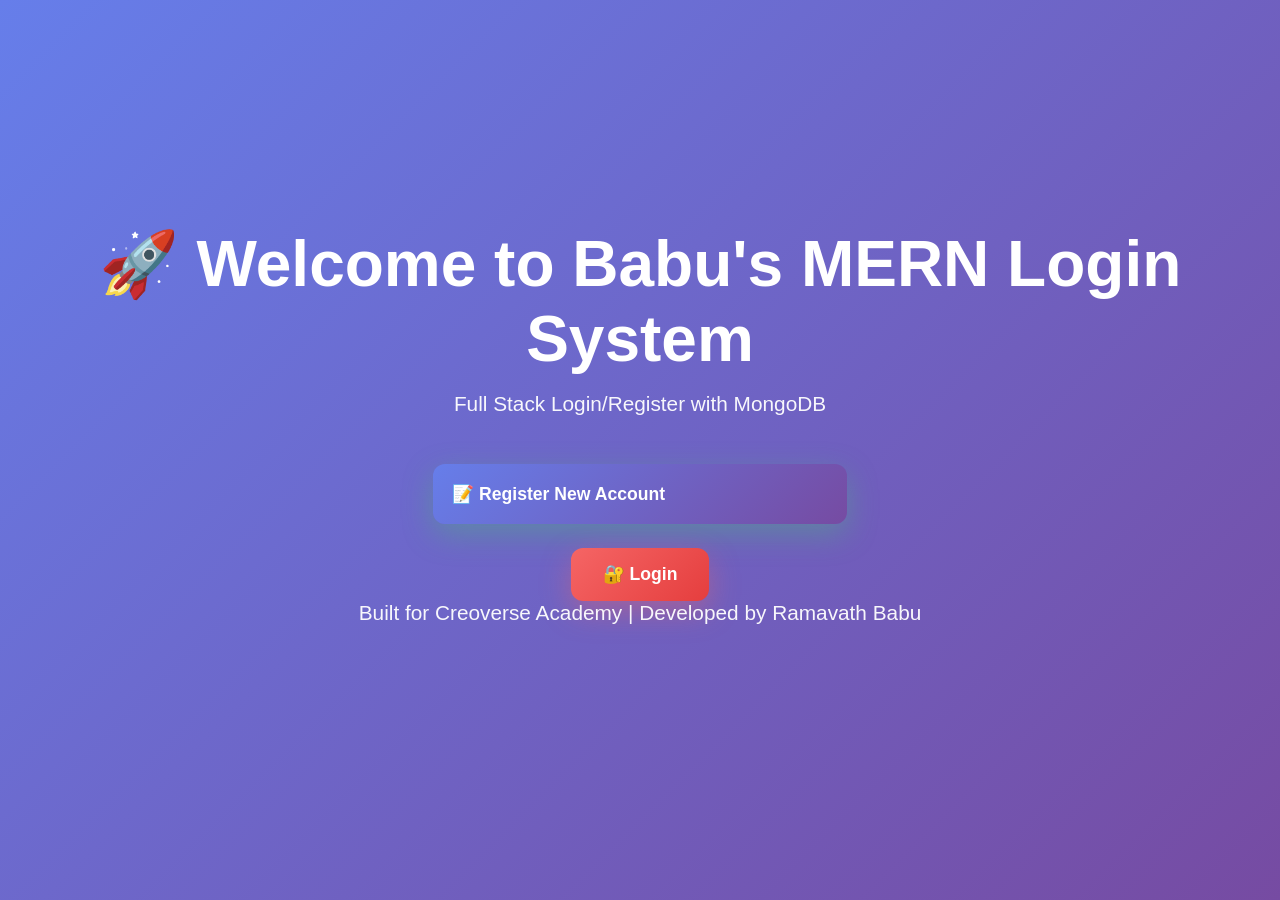
<file: client/index.html>
<!DOCTYPE html>
<html lang="en">
<head>
  <meta charset="UTF-8">
  <meta name="viewport" content="width=device-width, initial-scale=1.0">
  <title>🎓 MERN Login Project - Creoverse Academy</title>
  <link rel="stylesheet" href="style.css">
</head>
<body>
  <div class="hero">
    <h1>🚀 Welcome to Babu's MERN Login System</h1>
    <p>Full Stack Login/Register with MongoDB</p>
    
    <div class="btn-group">
      <a href="register.html" class="btn btn-primary">📝 Register New Account</a>
      <a href="login.html" class="btn btn-secondary">🔐 Login</a>
    </div>
    
    <footer>
      <p>Built for Creoverse Academy | Developed by Ramavath Babu</p>
    </footer>
  </div>
</body>
</html>
</file>
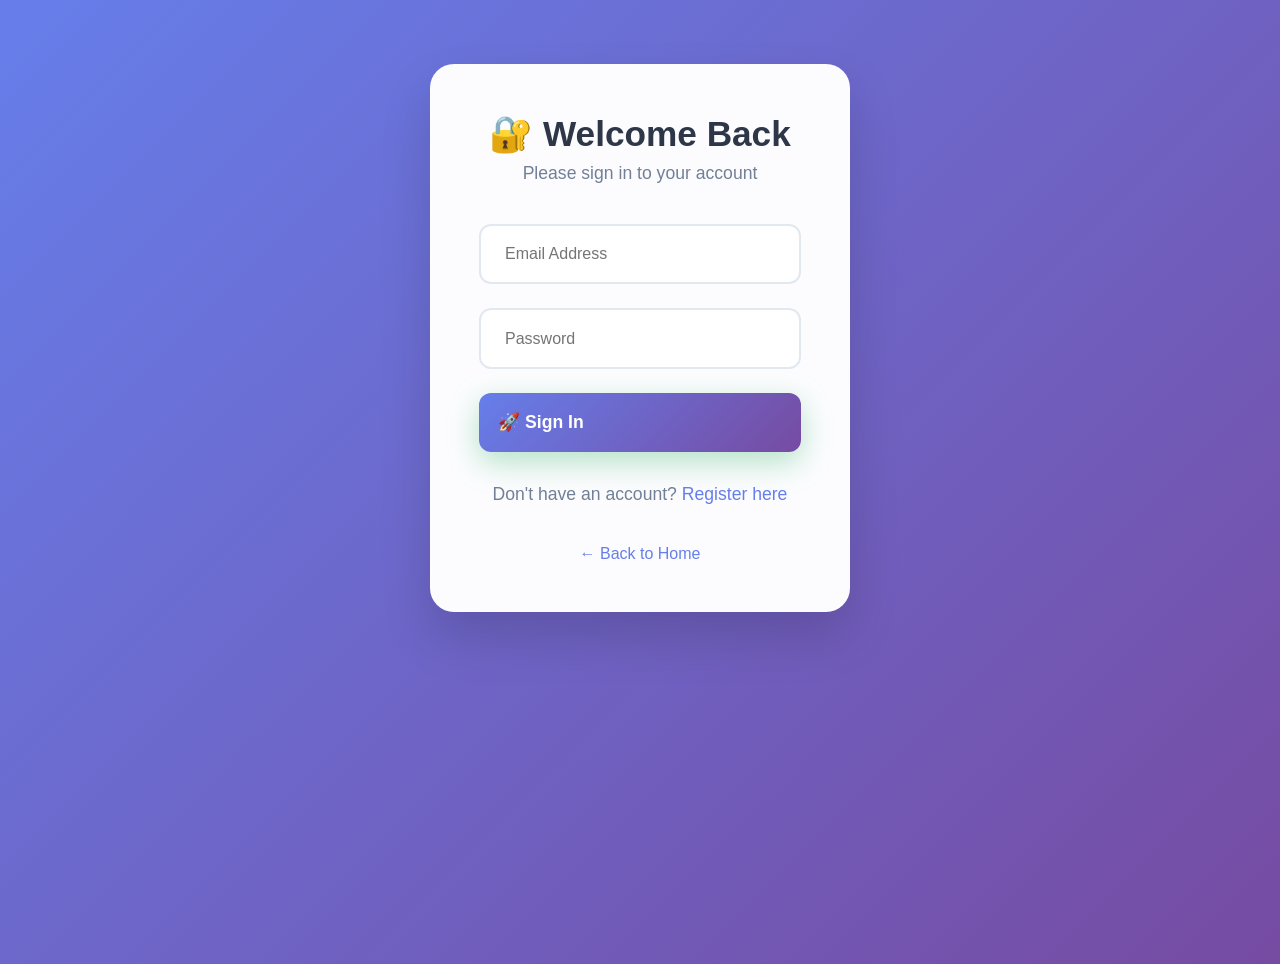
<file: client/login.html>
<!DOCTYPE html>
<html lang="en">
<head>
  <meta charset="UTF-8">
  <meta name="viewport" content="width=device-width, initial-scale=1.0">
  <title>🔐 Login - MERN Login Project</title>
  <link rel="stylesheet" href="style.css">
</head>
<body>
  <div class="form-container">
    <h2>🔐 Welcome Back</h2>
    <p>Please sign in to your account</p>
    
    <form id="loginForm">
      <div class="input-group">
        <input type="email" id="email" placeholder="Email Address" required>
      </div>
      
      <div class="input-group">
        <input type="password" id="password" placeholder="Password" required minlength="6">
      </div>
      
      <button type="submit" class="btn btn-primary">🚀 Sign In</button>
    </form>
    
    <div class="links">
      <p>Don't have an account? <a href="register.html">Register here</a></p>
      <a href="index.html">← Back to Home</a>
    </div>
  </div>

  <script src="script.js"></script>
</body>
</html>
</file>
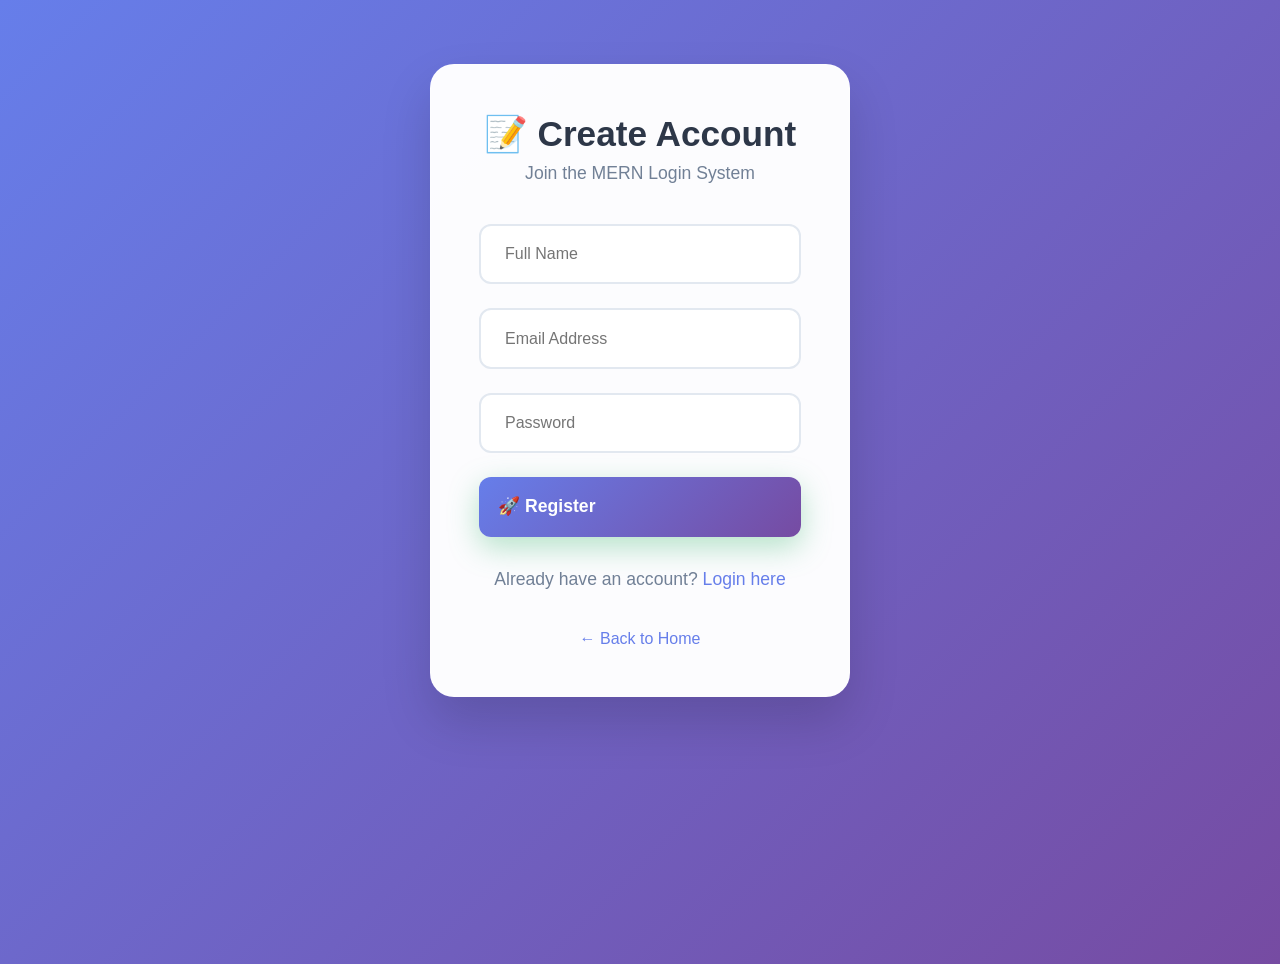
<file: client/register.html>
<!DOCTYPE html>
<html lang="en">
<head>
  <meta charset="UTF-8">
  <meta name="viewport" content="width=device-width, initial-scale=1.0">
  <title>📝 Register - MERN Login Project</title>
  <link rel="stylesheet" href="style.css">
</head>
<body>
  <div class="form-container">
    <h2>📝 Create Account</h2>
    <p>Join the MERN Login System</p>
    
    <form id="registerForm">
      <div class="input-group">
        <input type="text" id="name" placeholder="Full Name" required>
      </div>
      
      <div class="input-group">
        <input type="email" id="email" placeholder="Email Address" required>
      </div>
      
      <div class="input-group">
        <input type="password" id="password" placeholder="Password" required minlength="6">
      </div>
      
      <button type="submit" class="btn btn-primary">🚀 Register</button>
    </form>
    
    <div class="links">
      <p>Already have an account? <a href="login.html">Login here</a></p>
      <a href="index.html">← Back to Home</a>
    </div>
  </div>
  
  <script src="script.js"></script>
</body>
</html>
</file>
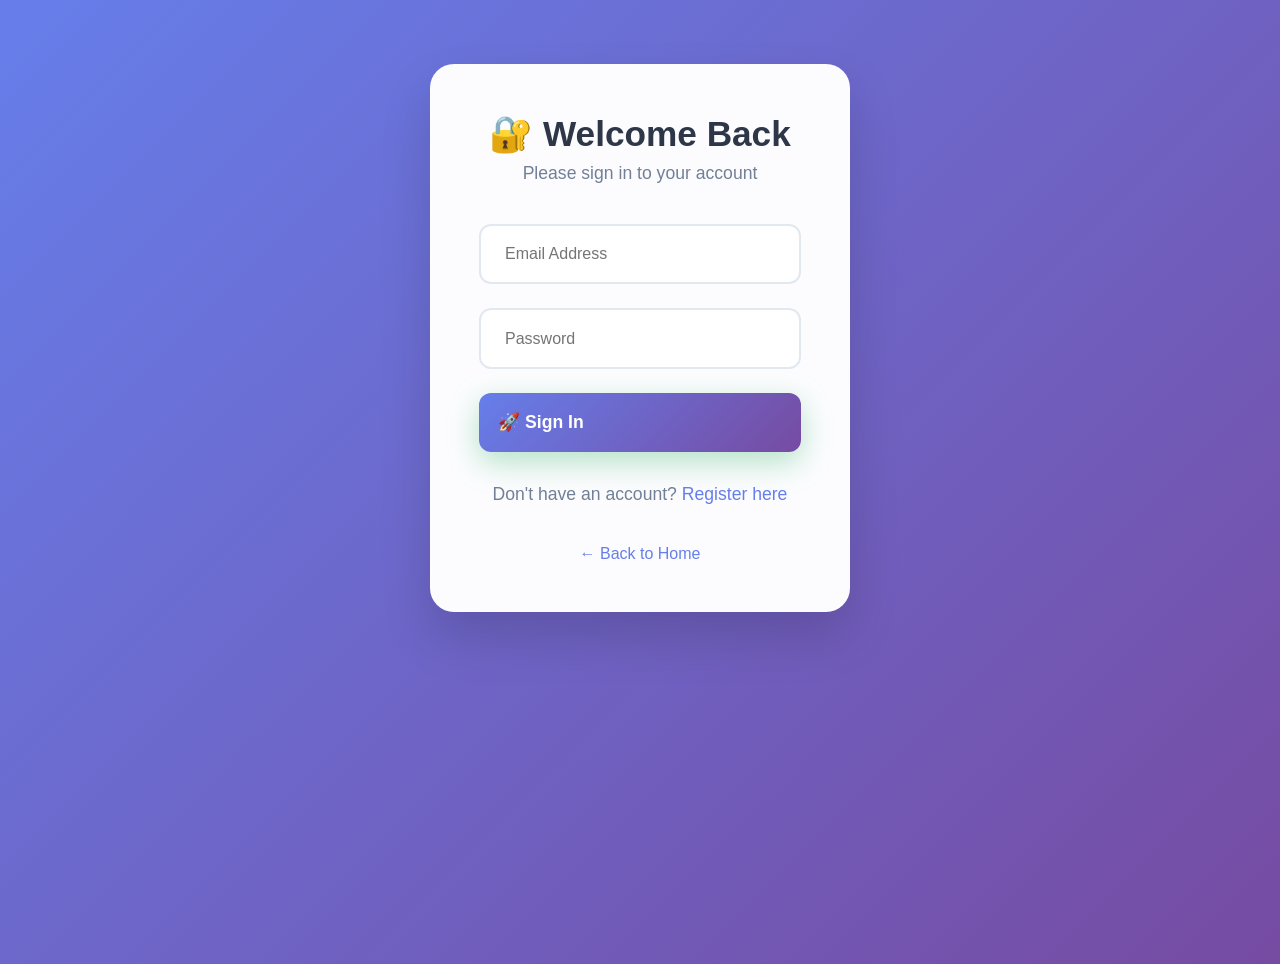
<file: client/welcome.html>
<!DOCTYPE html>
<html lang="en">
<head>
  <meta charset="UTF-8">
  <meta name="viewport" content="width=device-width, initial-scale=1.0">
  <title>🎉 Welcome - MERN Login Project</title>
  <link rel="stylesheet" href="style.css">
</head>
<body>
  <div class="welcome-container">
    <div class="success-icon"></div>
    <h1>Welcome Back!</h1>
    <p>You've successfully logged into the MERN system</p>
    
    <div class="user-card">
      <h3>Your Profile</h3>
      <div class="user-info">
        <p><strong>👤 Name:</strong> <span id="userName">Loading...</span></p>
        <p><strong>📧 Email:</strong> <span id="userEmail">Loading...</span></p>
      </div>
    </div>
    
    <div class="actions">
      <button onclick="logout()" class="btn btn-secondary">🚪 Logout</button>
      <a href="index.html" class="btn btn-outline">🏠 Home</a>
    </div>
  </div>

  <script src="script.js"></script>
  
</body>
</html>
</file>
<file: client/style.css>
/* FIXED CSS - Works in ALL browsers including Edge */
* {
  margin: 0;
  padding: 0;
  box-sizing: border-box;
}

body {
  font-family: -apple-system, BlinkMacSystemFont, 'Segoe UI', Roboto, sans-serif;
  background: linear-gradient(135deg, #667eea 0%, #764ba2 100%);
  min-height: 100vh;
  color: #333;
}

/* HOME PAGE */
.hero {
  min-height: 100vh;
  display: flex;
  flex-direction: column;
  justify-content: center;
  align-items: center;
  text-align: center;
  color: white;
  padding: 20px;
}

.hero h1 {
  font-size: clamp(2.5rem, 5vw, 4rem);
  margin-bottom: 1rem;
}

.hero p { font-size: 1.3rem; margin-bottom: 3rem; opacity: 0.95; }

.btn-group { display: flex; gap: 1.5rem; flex-wrap: wrap; justify-content: center; }

.btn {
  padding: 1rem 2.5rem;
  text-decoration: none;
  border-radius: 50px;
  font-size: 1.1rem;
  font-weight: 600;
  transition: all 0.3s ease;
  display: inline-flex;
  align-items: center;
  gap: 0.5rem;
}

.btn-primary {
  background: linear-gradient(135deg, #48bb78, #38a169);
  color: white;
  box-shadow: 0 10px 30px rgba(72, 187, 120, 0.4);
}

.btn-primary:hover { transform: translateY(-4px); box-shadow: 0 20px 40px rgba(72, 187, 120, 0.6); }

.btn-secondary {
  background: linear-gradient(135deg, #f56565, #e53e3e);
  color: white;
  box-shadow: 0 10px 30px rgba(245, 101, 101, 0.4);
}

.btn-secondary:hover { transform: translateY(-4px); box-shadow: 0 20px 40px rgba(245, 101, 101, 0.6); }

/* FORM PAGES - register.html & login.html */
.form-container {
  background: rgba(255, 255, 255, 0.98);  /* ✅ FIXED: No backdrop-filter */
  padding: 3rem;
  border-radius: 24px;
  box-shadow: 0 25px 50px rgba(0,0,0,0.15);
  width: 100%;
  max-width: 420px;
  margin: 4rem auto;
  text-align: center;
  border: 1px solid rgba(255,255,255,0.2);
}

.form-container h2 { font-size: 2.2rem; color: #2d3748; margin-bottom: 0.5rem; }
.form-container p { color: #718096; margin-bottom: 2.5rem; font-size: 1.1rem; }

.input-group { margin-bottom: 1.5rem; }

.input-group input {
  width: 100%;
  padding: 1.2rem 1.5rem;
  border: 2px solid #e2e8f0;
  border-radius: 12px;
  font-size: 1rem;
  transition: all 0.3s ease;
}

.input-group input:focus {
  outline: none;
  border-color: #667eea;
  box-shadow: 0 0 0 4px rgba(102, 126, 234, 0.1);
}

.btn-primary {
  background: linear-gradient(135deg, #667eea, #764ba2);
  color: white;
  border: none;
  width: 100%;
  padding: 1.2rem;
  border-radius: 12px;
  font-size: 1.1rem;
  font-weight: 600;
  cursor: pointer;
}

.btn-primary:hover { transform: translateY(-2px); box-shadow: 0 15px 35px rgba(102, 126, 234, 0.4); }

.links { margin-top: 2rem; }
.links a { color: #667eea; text-decoration: none; font-weight: 500; }
.links a:hover { text-decoration: underline; }

/* WELCOME PAGE */
.welcome-container {
  background: rgba(255, 255, 255, 0.98);  /* ✅ FIXED: No backdrop-filter */
  padding: 4rem 3rem;
  border-radius: 24px;
  box-shadow: 0 25px 50px rgba(0,0,0,0.15);
  width: 100%;
  max-width: 500px;
  margin: 4rem auto;
  text-align: center;
  border: 1px solid rgba(255,255,255,0.2);
}

.success-icon { font-size: 4.5rem; margin-bottom: 1.5rem; }
.welcome-container h1 { font-size: 2.8rem; color: #2d3748; margin-bottom: 1rem; }

.user-card {
  background: linear-gradient(135deg, #f7fafc, #edf2f7);
  border-radius: 16px;
  padding: 2rem;
  margin: 2.5rem 0;
  border-left: 6px solid #667eea;
  text-align: left;
}

.user-info p {
  font-size: 1.25rem;
  margin: 1.2rem 0;
  padding: 0.8rem;
  background: white;
  border-radius: 8px;
  border-left: 4px solid #48bb78;
}

.actions { display: flex; gap: 1rem; justify-content: center; flex-wrap: wrap; margin-top: 2rem; }

.btn-secondary {
  background: linear-gradient(135deg, #f56565, #e53e3e);
  color: white;
  border: none;
  padding: 1rem 2rem;
  border-radius: 12px;
  font-weight: 600;
  cursor: pointer;
}

.btn-secondary:hover { transform: translateY(-2px); box-shadow: 0 15px 35px rgba(245, 101, 101, 0.4); }

.btn-outline {
  background: transparent;
  color: #667eea;
  border: 2px solid #667eea;
  padding: 1rem 2rem;
  border-radius: 12px;
  font-weight: 600;
  text-decoration: none;
}

.btn-outline:hover { background: #667eea; color: white; transform: translateY(-2px); }

/* RESPONSIVE */
@media (max-width: 768px) {
  .form-container, .welcome-container { margin: 2rem 1rem; padding: 2rem; }
  .btn-group, .actions { flex-direction: column; align-items: center; }
}
</file>
